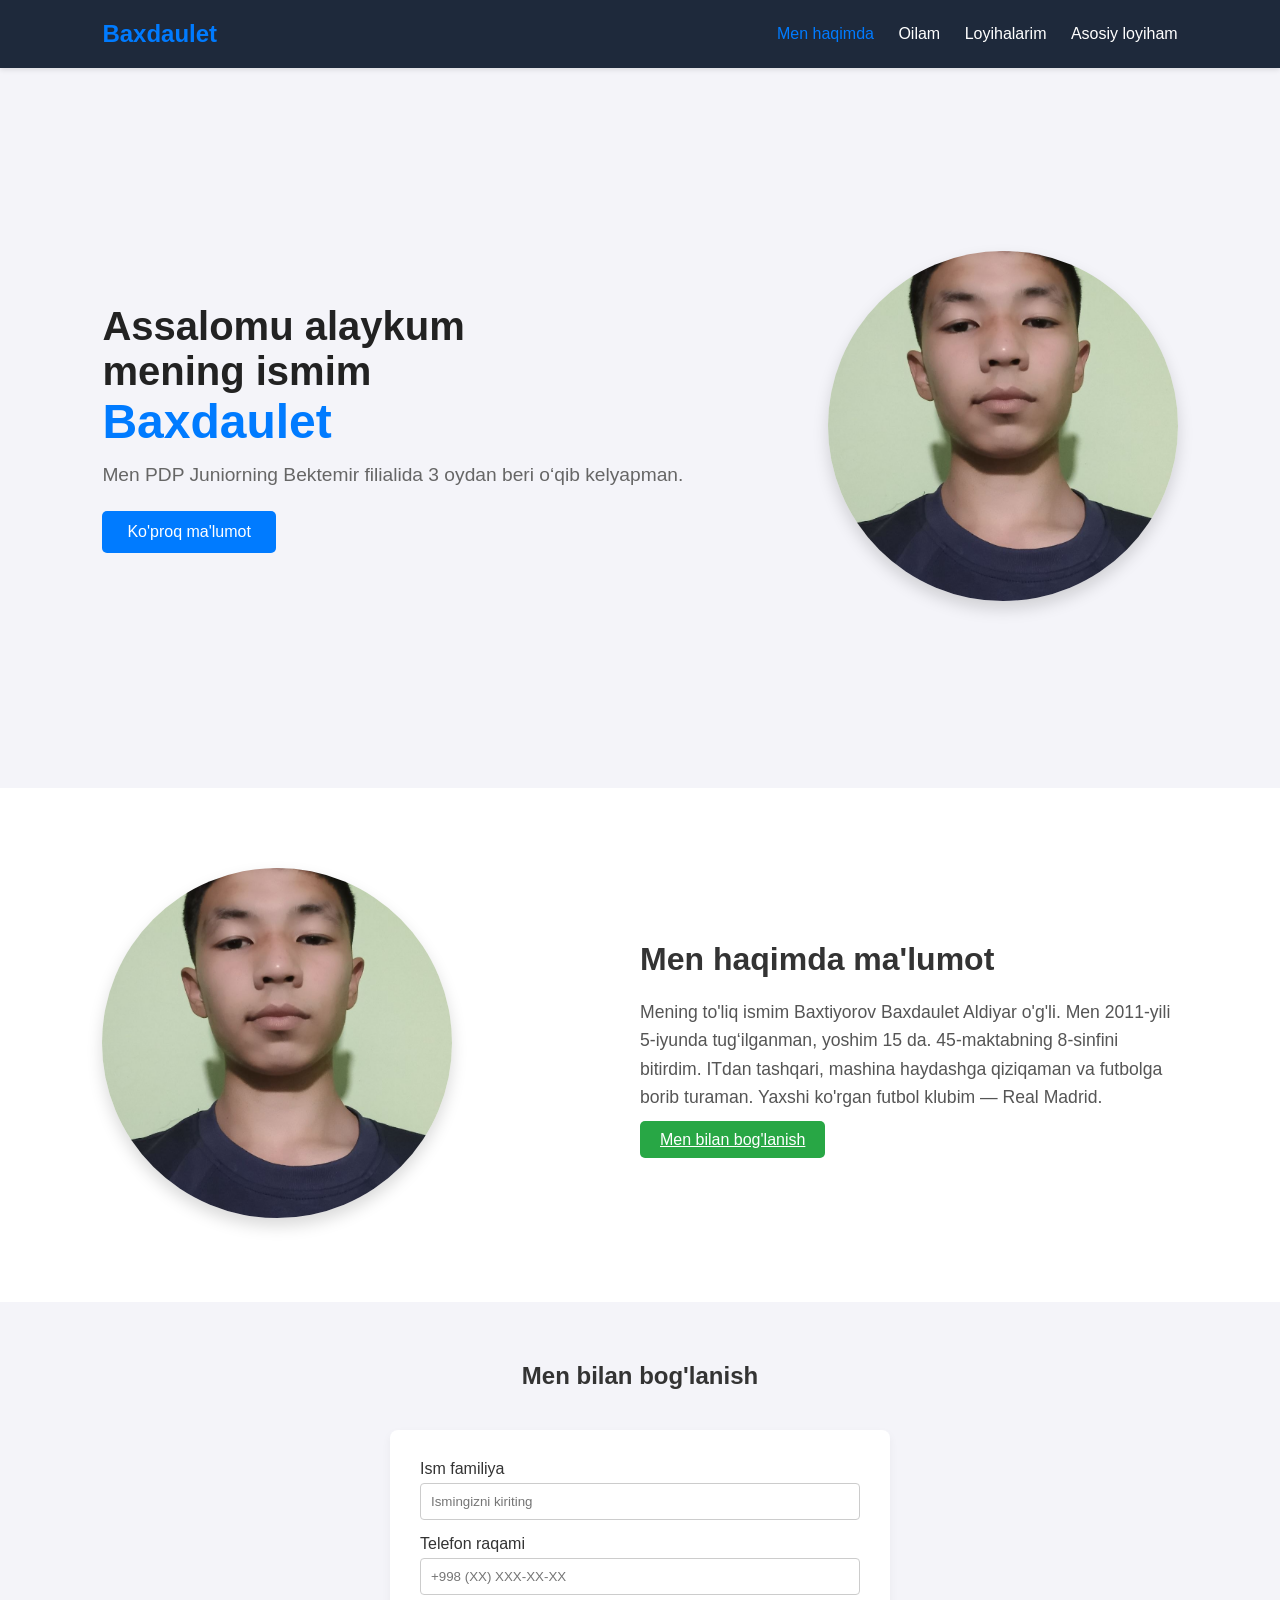
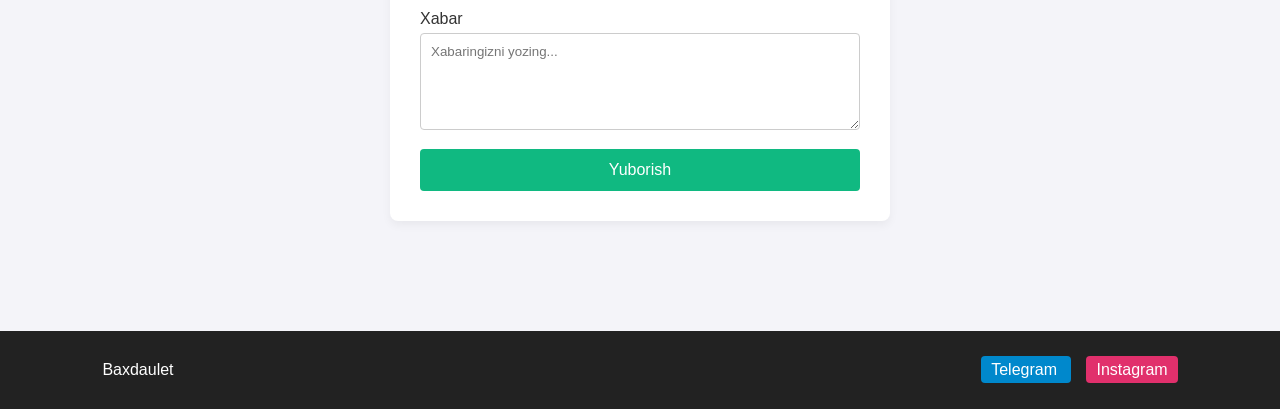
<file: index.html>
<!DOCTYPE html>
<html lang="uz">
<head>
    <meta charset="UTF-8">
    <meta name="viewport" content="width=device-width, initial-scale=1.0">
    <title>Baxdaulet Portfolio</title>
    <link href="https://fonts.googleapis.com/css2?family=Poppins:wght@300;400;600;800&display=swap" rel="stylesheet">
    <link rel="stylesheet" href="style.css">
</head>
<body>

    <header>
        <div class="logo">Baxdaulet</div>
        <nav>
            <a href="#hero" class="nav-link active">Men haqimda</a>
            <a href="./Oilam.html" class="nav-link">Oilam</a>
            <a href="./Loyihalarim.html" class="nav-link">Loyihalarim</a>
            <a href="./loyiham.html" class="nav-link">Asosiy loyiham</a> 
        </nav>
    </header>
    
    <section id="hero" class="hero">
        <div class="text">
            <h1>Assalomu alaykum <br> mening ismim</h1>
            <h2>Baxdaulet</h2>
            <p>
                Men PDP Juniorning Bektemir filialida 3 oydan beri o‘qib kelyapman.
            </p>
            <a href="#about" class="salom">Ko'proq ma'lumot</a>
        </div>

        <div class="image">
            <img src="./image copy 6.png" alt="Baxdaulet tushgan rasm">
        </div>
    </section>

    <section id="about" class="about2">
        <div class="left">
            <img src="./image copy 6.png" alt="Baxdaulet haqida rasm">
        </div>

        <div class="right">
            <h1>Men haqimda ma'lumot</h1>
            <p>
                Mening to'liq ismim Baxtiyorov Baxdaulet Aldiyar o'g'li. 
                Men 2011-yili 5-iyunda tug‘ilganman, yoshim 15 da. 
                45-maktabning 8-sinfini bitirdim. ITdan tashqari, 
                mashina haydashga qiziqaman va futbolga borib turaman. 
                Yaxshi ko'rgan futbol klubim — Real Madrid.
            </p>
            
            <a href="#contact-section" id="contact-btn">Men bilan bog'lanish</a>
        </div>
    </section>

    <section class="container" id="contact-section">
        <h1 class="page-title">Men bilan bog'lanish</h1>

        <div class="contact-wrapper">
            <form class="contact-form" onsubmit="event.preventDefault(); alert('Xabar yuborildi!');">
                <div class="form-group">
                    <label for="name">Ism familiya</label>
                    <input type="text" id="name" required placeholder="Ismingizni kiriting">
                </div>

                <div class="form-group">
                    <label for="phone">Telefon raqami</label>
                    <input type="tel" id="phone" required placeholder="+998 (XX) XXX-XX-XX">
                </div>

                <div class="form-group">
                    <label for="message">Xabar</label>
                    <textarea id="message" rows="5" required placeholder="Xabaringizni yozing..."></textarea>
                </div>

                <button type="submit" class="submit-btn">Yuborish</button>
            </form>
        </div>
    </section>

    <footer class="footer">
        <div class="footer-content">
            <div class="brand-name">Baxdaulet</div>
            <div class="social-container">
                <a href="https://t.me" class="social-btn telegram" target="_blank" rel="noopener">
                    <span>Telegram</span>
                </a>
                <a href="https://instagram.com" class="social-btn instagram" target="_blank" rel="noopener">
                    <span>Instagram</span>
                </a>
            </div>
        </div>
    </footer class="footer">

</body>
</html>
</file>
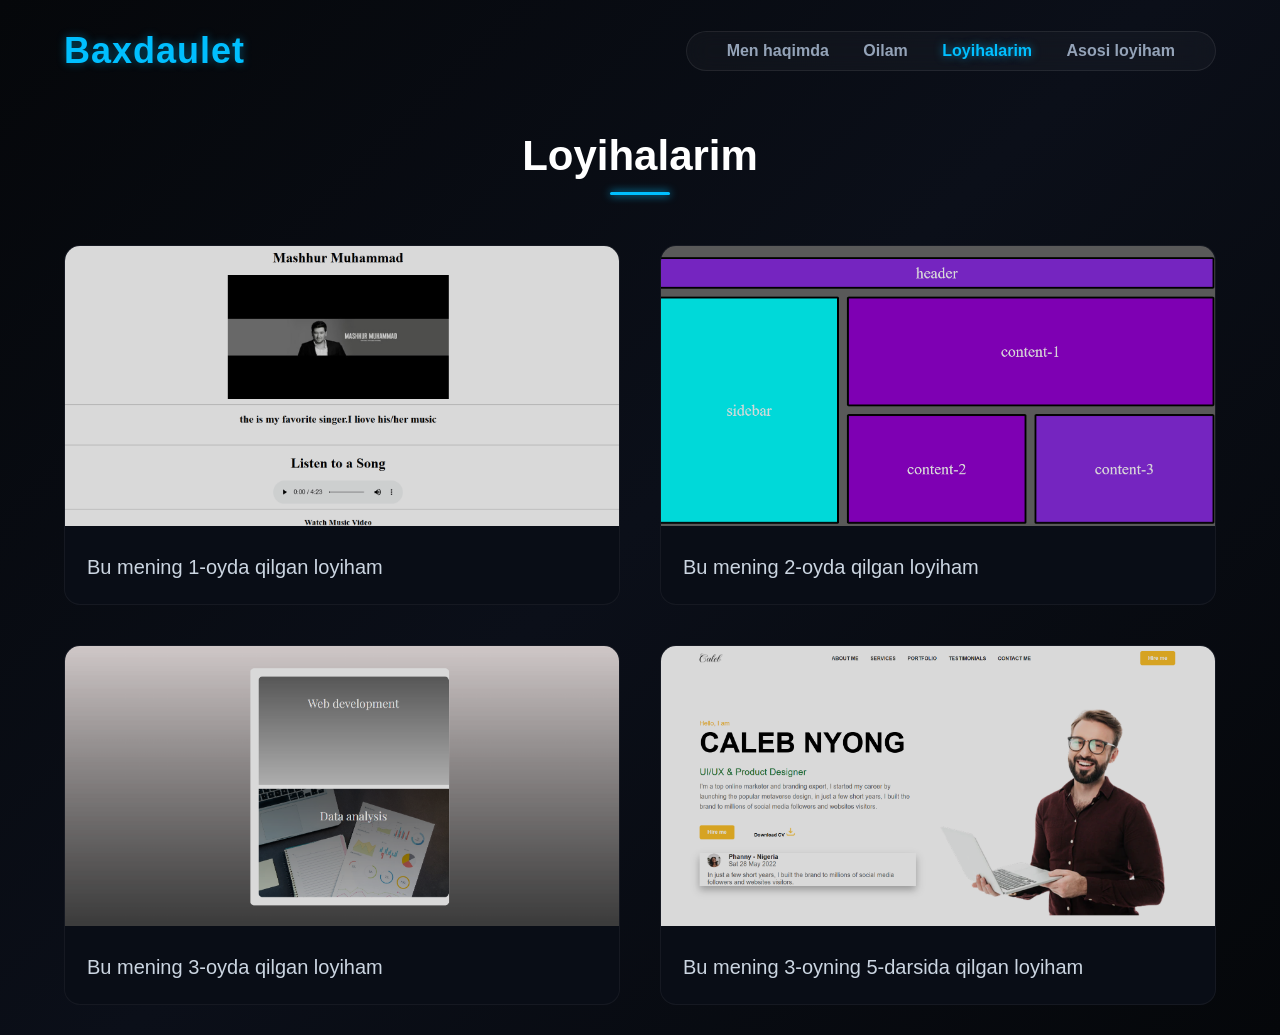
<file: Loyhalarim.html>
<!doctype html>
<html lang="uz">
  <head>
    <meta charset="UTF-8" />
    <meta name="viewport" content="width=device-width, initial-scale=1.0" />
    <title>Portfolio - Loyihalarim</title>

    <style>
      * {
        margin: 0;
        padding: 0;
        box-sizing: border-box;
        font-family: "Segoe UI", Arial, sans-serif;
      }

      body {
        background: linear-gradient(135deg, #05070a, #0b0f19, #05070a);
        color: #e2e8f0;
        min-height: 100vh;
      }

      .container {
        width: 90%;
        max-width: 1200px;
        margin: auto;
        padding: 30px 0;
      }

      header {
        display: flex;
        justify-content: space-between;
        align-items: center;
        margin-bottom: 60px;
      }

      .logo {
        font-size: 36px;
        font-weight: 800;
        color: #00bfff;
        text-shadow: 0 0 10px rgba(0, 191, 255, 0.4);
        letter-spacing: 1px;
      }

      .nav {
        background: rgba(255, 255, 255, 0.03);
        backdrop-filter: blur(12px);
        padding: 10px 25px;
        border-radius: 50px;
        border: 1px solid rgba(255, 255, 255, 0.08);
      }

      .nav a {
        text-decoration: none;
        color: #94a3b8;
        margin: 0 15px;
        font-weight: 600;
        transition: 0.3s ease;
      }

      .nav a:hover,
      .nav a.active {
        color: #00bfff;
        text-shadow: 0 0 8px rgba(0, 191, 255, 0.6);
      }

      .title {
        text-align: center;
        font-size: 42px;
        font-weight: 700;
        margin-bottom: 50px;
        color: #ffffff;
      }

      .title::after {
        content: "";
        display: block;
        width: 60px;
        height: 3px;
        background: #00bfff;
        margin: 12px auto 0;
        border-radius: 2px;
        box-shadow: 0 0 8px #00bfff;
      }

      .cards {
        display: grid;
        grid-template-columns: repeat(2, 1fr);
        gap: 40px;
      }

      .card {
        background: #090d16;
        border-radius: 16px;
        overflow: hidden;
        border: 1px solid rgba(255, 255, 255, 0.05);
        transition: all 0.4s cubic-bezier(0.4, 0, 0.2, 1);
      }

      .card:hover {
        transform: translateY(-8px);
        box-shadow: 0 12px 30px rgba(0, 191, 255, 0.15);
        border-color: rgba(0, 191, 255, 0.5);
      }

      .card img {
        width: 100%;
        height: 280px;
        object-fit: cover;
        filter: brightness(0.85);
        transition: 0.4s ease;
      }

      .card:hover img {
        filter: brightness(1);
      }

      .card h3 {
        padding: 22px;
        font-size: 20px;
        font-weight: 500;
        color: #cbd5e1;
        line-height: 1.5;
      }

      @media (max-width: 768px) {
        header {
          flex-direction: column;
          gap: 20px;
        }
        .cards {
          grid-template-columns: 1fr;
          gap: 25px;
        }
        .title {
          font-size: 32px;
        }
        .card h3 {
          font-size: 18px;
          padding: 15px;
        }
      }
      a{
        text-decoration: none;
      }
    </style>
  </head>
  <body>
    <div class="container">
      <header>
        <div class="logo">Baxdaulet</div>
        <div class="nav">
          <a href="./index.html">Men haqimda</a>
          <a href="./Oilam.html">Oilam</a>
          <a href="./Loyihalarim.html" class="active">Loyihalarim</a>
          <a href="./loyiham.html">Asosi loyiham</a>
        </div>
      </header>

      <main>
        <h2 class="title">Loyihalarim</h2>

        <div class="cards">
          <div class="card">
            <a href="https://portfoilo0.netlify.app/">
              <img src="./image copy 10.png" alt="1-oy loyihasi" />
              <h3>Bu mening 1-oyda qilgan loyiham</h3>
            </a>
          </div>

          <div class="card">
            <img src="./image copy 2.png" alt="2-oy loyihasi" />
            <h3>Bu mening 2-oyda qilgan loyiham</h3>
          </div>

          <div class="card">
            <img src="./image copy 3.png" alt="3-oy loyihasi" />
            <h3>Bu mening 3-oyda qilgan loyiham</h3>
          </div>

          <div class="card">
            <img src="./image copy 4.png" alt="3-oy 5-dars loyihasi" />
            <h3>Bu mening 3-oyning 5-darsida qilgan loyiham</h3>
          </div>
        </div>
      </main>
    </div>
  </body>
</html>
</file>
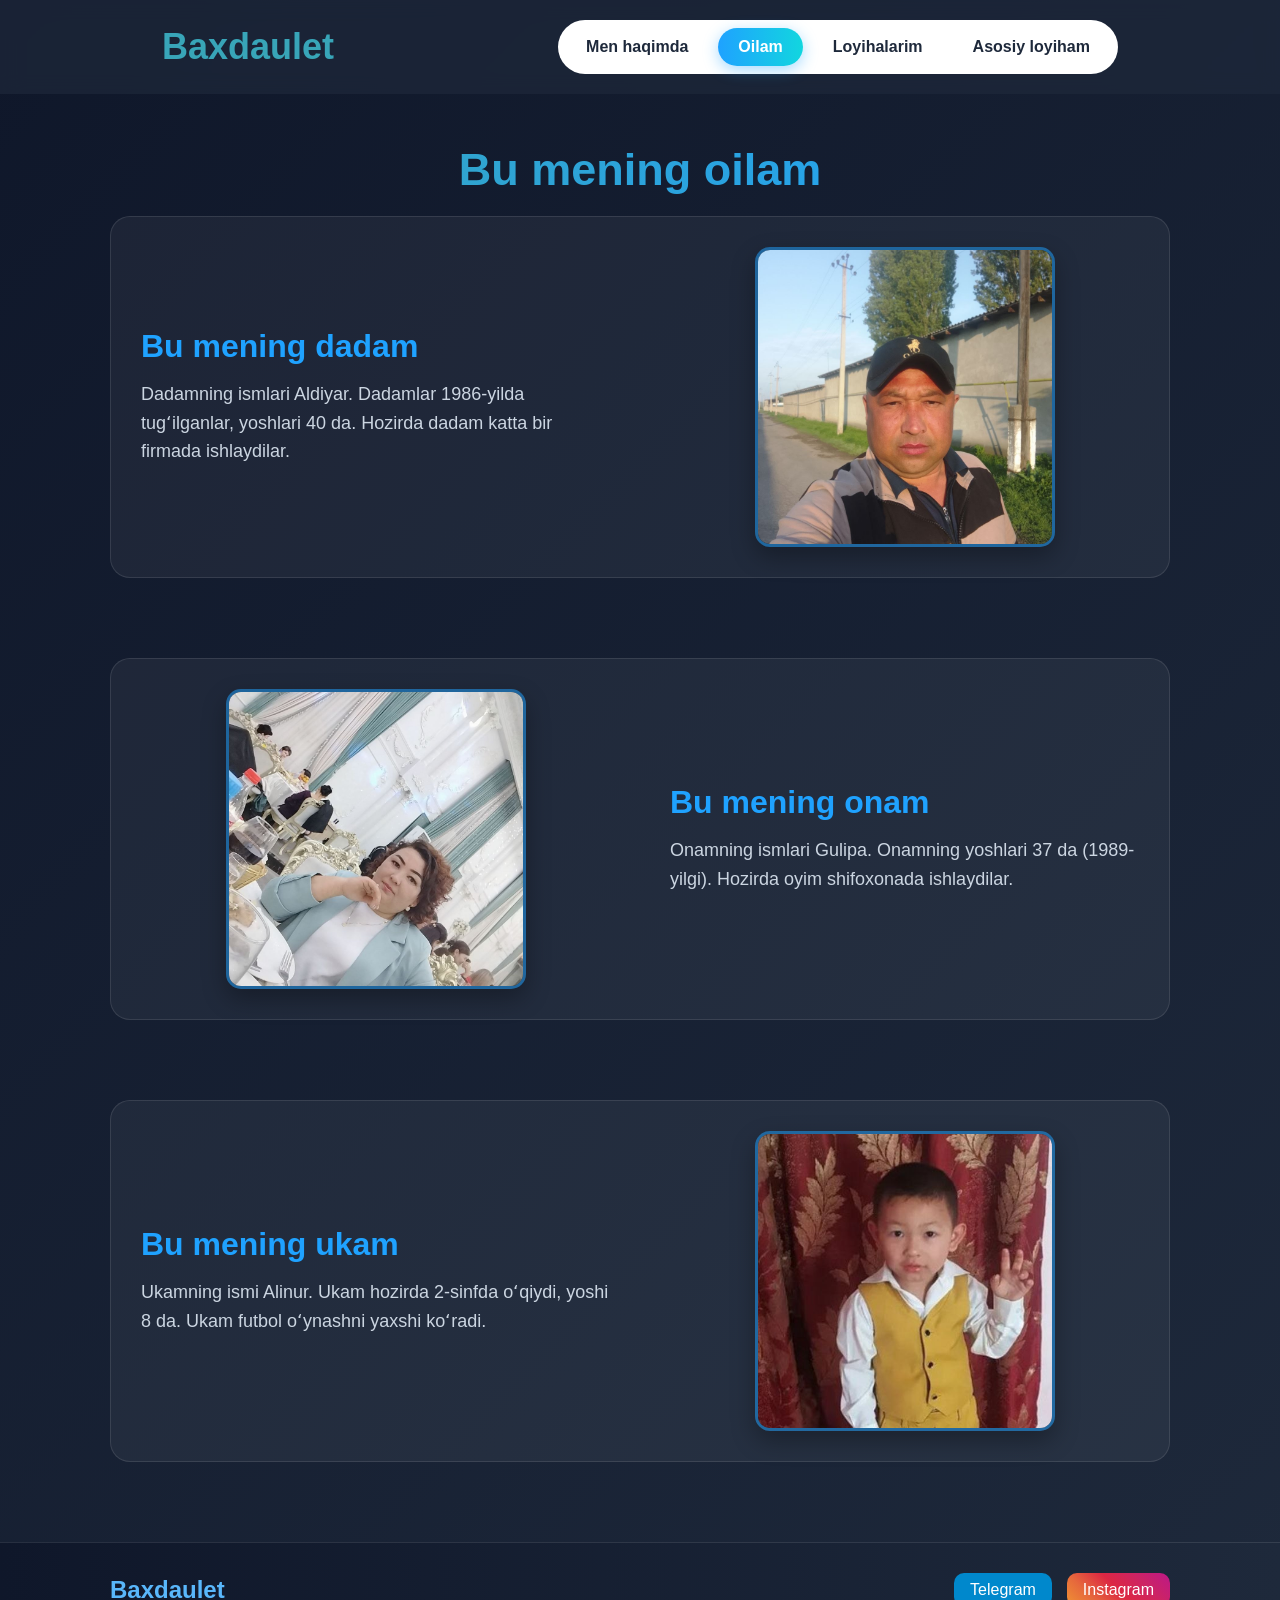
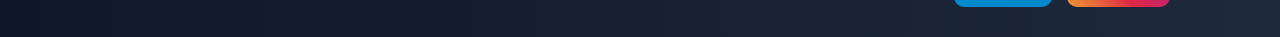
<file: Oilam.html>
<!DOCTYPE html>
<html lang="uz">
<head>
    <meta charset="UTF-8">
    <meta name="viewport" content="width=device-width, initial-scale=1.0">
    <title>Bu mening oilam</title>
   
    <link rel="stylesheet" href="https://cdnjs.cloudflare.com/ajax/libs/font-awesome/6.4.0/css/all.min.css">
    <style>
        * {
            margin: 0;
            padding: 0;
            box-sizing: border-box;
            font-family: 'Segoe UI', Arial, sans-serif;
        }

        body {
            min-height: 100vh;
            background: linear-gradient(135deg, #0f172a, #1e293b);
            color: #ffffff;
            display: flex;
            flex-direction: column;
        }

        header {
            display: flex;
            justify-content: space-around;
            align-items: center;
            padding: 20px 50px;
            background: rgba(30, 41, 59, 0.7);
            backdrop-filter: blur(10px);
            position: sticky;
            top: 0;
            z-index: 100;
        }

        .logo {
            font-size: 36px;
            font-weight: bold;
            color: #38a5b8;
        }

        nav {
            background: #ffffff;
            padding: 8px;
            border-radius: 30px;
            display: flex;
            gap: 10px;
        }

        nav a {
            text-decoration: none;
            color: #1e293b;
            padding: 10px 20px;
            border-radius: 20px;
            font-weight: 600;
            transition: all 0.3s ease;
        }

        nav a.active {
            background: linear-gradient(90deg, #1fa2ff, #12d6df);
            color: white;
            box-shadow: 0 4px 15px rgba(31, 162, 255, 0.4);
        }

        nav a:hover:not(.active) {
            background: #f1f5f9;
        }

        .main-header {
            text-align: center;
            margin: 50px 0 20px 0;
        }

        .main-header h1 {
            font-size: 45px;
            font-weight: 700;
            background: linear-gradient(90deg, #38a5b8, #1fa2ff);
            -webkit-background-clip: text;
            -webkit-text-fill-color: transparent;
            background-clip: text;
        }

        .container {
            max-width: 1100px;
            width: 100%;
            margin: 0 auto;
            padding: 0 20px;
            flex-grow: 1;
        }

        .content-container {
            display: flex;
            align-items: center;
            justify-content: space-between;
            gap: 60px;
            margin-bottom: 80px;
            background: rgba(255, 255, 255, 0.05);
            padding: 30px;
            border-radius: 20px;
            border: 1px solid rgba(255, 255, 255, 0.1);
        }

        .text-block {
            flex: 1;
        }

        .text-block h2 {
            font-size: 32px;
            font-weight: 700;
            margin-bottom: 15px;
            color: #1fa2ff;
        }

        .text-block p {
            font-size: 18px;
            line-height: 1.6;
            color: #cbd5e1;
        }

        .image-block {
            flex: 1;
            display: flex;
            justify-content: center;
        }

        .image-block img {
            max-width: 100%;
            width: 300px;
            height: 300px;
            border-radius: 15px;
            box-shadow: 0 10px 25px rgba(0,0,0,0.3);
            object-fit: cover;
            border: 3px solid rgba(31, 162, 255, 0.5);
        }

        footer {
            width: 100%;
            background: linear-gradient(90deg, #0f172a 0%, #1e293b 100%);
            padding: 30px 0;
            margin-top: auto;
            border-top: 1px solid rgba(255, 255, 255, 0.1);
        }

        .footer-content {
            max-width: 1100px;
            margin: 0 auto;
            padding: 0 20px;
            display: flex;
            justify-content: space-between;
            align-items: center;
        }

        .brand-name {
            color: #59b7fb; 
            font-size: 24px;
            font-weight: bold;
        }

        .social-container {
            display: flex;
            gap: 15px;
        }

        .social-btn {
            text-decoration: none;
            color: white;
            padding: 8px 16px;
            border-radius: 10px;
            font-weight: 500;
            transition: transform 0.2s, opacity 0.2s;
        }

        .telegram { background-color: #0088cc; }
        .instagram { background: linear-gradient(45deg, #f09433 0%, #e6683c 25%, #dc2743 50%, #cc2366 75%, #bc1888 100%); }

        .social-btn:hover {
            transform: translateY(-3px);
            opacity: 0.9;
        }

        @media (max-width: 768px) {
            header {
                flex-direction: column;
                gap: 15px;
                padding: 15px;
            }

            .content-container {
                flex-direction: column !important; 
                gap: 30px;
                text-align: center;
            }

            .main-header h1 {
                font-size: 32px;
            }

            .footer-content {
                flex-direction: column;
                gap: 15px;
            }
        }
    </style>
</head>
<body>

    <header>
        <div class="logo">Baxdaulet</div>
        <nav>
            <a href="./index.html">Men haqimda</a>
            <a href="./Oilam.html" class="active">Oilam</a>
            <a href="./Loyhalarim.html">Loyihalarim</a>
            <a href="./loyiham.html">Asosiy loyiham</a>
        </nav>
    </header>

    <main class="container">
        <div class="main-header">
            <h1>Bu mening oilam</h1>
        </div>

        <section class="content-container">
            <div class="text-block">
                <h2>Bu mening dadam</h2>
                <p>Dadamning ismlari Aldiyar. Dadamlar 1986-yilda tugʻilganlar, yoshlari 40 da. Hozirda dadam katta bir firmada ishlaydilar.</p>
            </div>
            <div class="image-block">
                <img src="./image copy 7.png" alt="Dadam">
            </div>
        </section>

        <section class="content-container" style="flex-direction: row-reverse;">
            <div class="text-block">
                <h2>Bu mening onam</h2>
                <p>Onamning ismlari Gulipa. Onamning yoshlari 37 da (1989-yilgi). Hozirda oyim shifoxonada ishlaydilar.</p>
            </div>
            <div class="image-block">
                <img src="./image copy 8.png" alt="Onam">
            </div>
        </section>

        <section class="content-container">
            <div class="text-block">
                <h2>Bu mening ukam</h2>
                <p>Ukamning ismi Alinur. Ukam hozirda 2-sinfda oʻqiydi, yoshi 8 da. Ukam futbol oʻynashni yaxshi koʻradi.</p>
            </div>
            <div class="image-block">
                <img src="./image copy 9.png" alt="Ukam">
            </div>
        </section>
    </main>

    <footer>
        <div class="footer-content">
            <div class="brand-name">Baxdaulet</div>
            <div class="social-container">
                <a href="https://t.me" class="social-btn telegram" target="_blank" rel="noopener">Telegram</a>
                <a href="https://instagram.com" class="social-btn instagram" target="_blank" rel="noopener">Instagram</a>
            </div>
        </div>
    </footer>

    <script>
        const links = document.querySelectorAll('nav a');
        links.forEach(link => {
            link.addEventListener('click', function() {
                links.forEach(item => item.classList.remove('active'));
                this.classList.add('active');
            });
        });
    </script>
</body>
</html>
</file>
<file: style.css>
/* Umumiy stillar */
* {
    margin: 0;
    padding: 0;
    box-sizing: border-box;
    font-family: 'Segoe UI', Tahoma, Geneva, Verdana, sans-serif;
    scroll-behavior: smooth;
}

body {
    background-color: #f4f7f6;
    color: #333;
}

/* Header & Navigatsiya */
header {
    display: flex;
    justify-content: space-between;
    align-items: center;
    padding: 20px 8%;
    background-color: #fff;
    box-shadow: 0 2px 5px rgba(0,0,0,0.1);
    position: sticky;
    top: 0;
    z-index: 100;
}

.logo {
    font-size: 24px;
    font-weight: bold;
    color: #007bff;
}

nav a {
    text-decoration: none;
    color: #555;
    margin-left: 20px;
    font-weight: 500;
    transition: color 0.3s;
}

nav a:hover, nav a.active {
    color: #007bff;
}

/* Hero Section */
.hero {
    display: flex;
    justify-content: space-between;
    align-items: center;
    padding: 50px 8%;
    min-height: 80vh;
}

.hero .text h1 {
    font-size: 2.5rem;
    color: #222;
}

.hero .text h2 {
    font-size: 3rem;
    color: #007bff;
    margin-bottom: 15px;
}

.hero .text p {
    font-size: 1.2rem;
    margin-bottom: 25px;
    color: #666;
}

.salom {
    display: inline-block;
    padding: 12px 25px;
    background-color: #007bff;
    color: #fff;
    text-decoration: none;
    border-radius: 5px;
    transition: background 0.3s;
}

.salom:hover {
    background-color: #0056b3;
}

.hero .image img, .about2 .left img {
    width: 350px;
    height: 350px;
    object-fit: cover;
    border-radius: 50%;
    box-shadow: 0 8px 16px rgba(0,0,0,0.15);
}

/* About Section */
.about2 {
    display: flex;
    justify-content: space-between;
    align-items: center;
    padding: 80px 8%;
    background-color: #fff;
}

.about2 .right {
    max-width: 50%;
}

.about2 .right h1 {
    font-size: 2rem;
    margin-bottom: 20px;
}

.about2 .right p {
    font-size: 1.1rem;
    line-height: 1.6;
    color: #555;
    margin-bottom: 20px;
}

#contact-btn {
    padding: 10px 20px;
    background-color: #28a745;
    color: white;
    border: none;
    border-radius: 5px;
    cursor: pointer;
    font-size: 1rem;
}

#contact-btn:hover {
    background-color: #218838;
}

/* Contact Form Section */
.container {
    padding: 60px 8%;
}

.page-title {
    text-align: center;
    margin-bottom: 40px;
}

.contact-wrapper {
    display: flex;
    gap: 40px;
    justify-content: center;
}

.contact-form {
    background: white;
    padding: 30px;
    border-radius: 8px;
    box-shadow: 0 4px 10px rgba(0,0,0,0.05);
    width: 100%;
    max-width: 500px;
}

.form-group {
    margin-bottom: 15px;
}

.form-group label {
    display: block;
    margin-bottom: 5px;
    font-weight: 500;
}

.form-group input, .form-group textarea {
    width: 100%;
    padding: 10px;
    border: 1px solid #ccc;
    border-radius: 4px;
}

.submit-btn {
    width: 100%;
    padding: 12px;
    background-color: #007bff;
    color: white;
    border: none;
    border-radius: 4px;
    cursor: pointer;
    font-size: 1rem;
}

.submit-btn:hover {
    background-color: #0056b3;
}

/* Footer */
.footer {
    background-color: #222;
    color: white;
    padding: 30px 8%;
    margin-top: 50px;
}

.footer-content {
    display: flex;
    justify-content: space-between;
    align-items: center;
}

.social-container a {
    color: white;
    text-decoration: none;
    margin-left: 15px;
    padding: 5px 10px;
    border-radius: 4px;
}

.telegram { background-color: #0088cc; }
.instagram { background-color: #e1306c; }

body {
    background-color: #f4f4f9;
    color: #333333;            
}


header {
    background-color: #1e293b; 
    color: #ffffff;            
}

/* Navigatsiya havolalarining rangi */
.nav-link {
    color: #ffffff;
}


.submit-btn {
    background-color: #10b981; 
    color: white;
}
</file>
